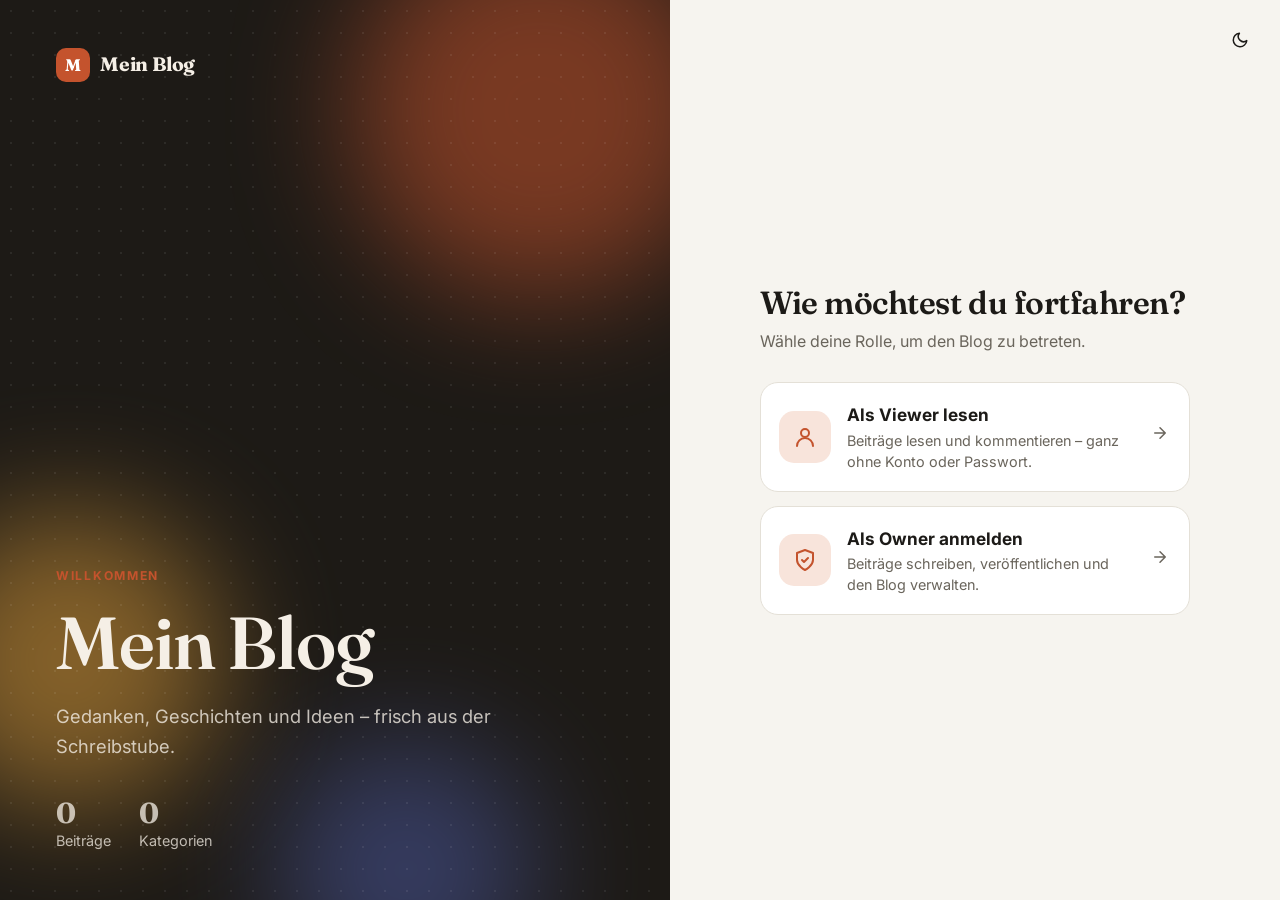
<file: index.html>
<!doctype html>
<html lang="de">
<head>
  <meta charset="utf-8">
  <meta name="viewport" content="width=device-width, initial-scale=1, viewport-fit=cover">
  <title>Mein Blog</title>
  <meta name="description" content="Ein moderner Blog mit Beiträgen, Kategorien und Kommentaren.">
  <meta name="theme-color" content="#f6f4ef" media="(prefers-color-scheme: light)">
  <meta name="theme-color" content="#121110" media="(prefers-color-scheme: dark)">
  <link rel="icon" href="data:image/svg+xml,%3Csvg xmlns='http://www.w3.org/2000/svg' viewBox='0 0 64 64'%3E%3Crect width='64' height='64' rx='16' fill='%23c4532d'/%3E%3Cpath d='M20 46V18h13a9 9 0 0 1 0 18H20m13 0a10 10 0 0 1 0 20' fill='none' stroke='white' stroke-width='5' stroke-linecap='round' stroke-linejoin='round'/%3E%3C/svg%3E">
  <link rel="preconnect" href="https://fonts.googleapis.com">
  <link rel="preconnect" href="https://fonts.gstatic.com" crossorigin>
  <link href="https://fonts.googleapis.com/css2?family=Fraunces:opsz,wght@9..144,500;9..144,600;9..144,700&family=Inter:wght@400;500;600;700&display=swap" rel="stylesheet">
  <link rel="stylesheet" href="css/style.css">
  <script>
    /* Design (hell/dunkel) vor dem ersten Zeichnen setzen – verhindert Aufblitzen */
    (function () {
      try {
        var t = localStorage.getItem('blog.theme');
        if (t !== 'light' && t !== 'dark') t = matchMedia('(prefers-color-scheme: dark)').matches ? 'dark' : 'light';
        document.documentElement.dataset.theme = t;
      } catch (e) { document.documentElement.dataset.theme = 'light'; }
    })();
  </script>
</head>
<body>
  <a class="skip" href="#app">Zum Inhalt springen</a>
  <div id="root">
    <div class="boot" aria-label="Blog wird geladen"><span></span></div>
  </div>
  <div id="modal-root"></div>
  <div id="toasts" aria-live="polite"></div>
  <noscript><p style="padding:24px;font-family:sans-serif">Bitte aktiviere JavaScript, um den Blog zu nutzen.</p></noscript>

  <script src="js/config.js"></script>
  <script src="js/app.js"></script>
</body>
</html>
</file>
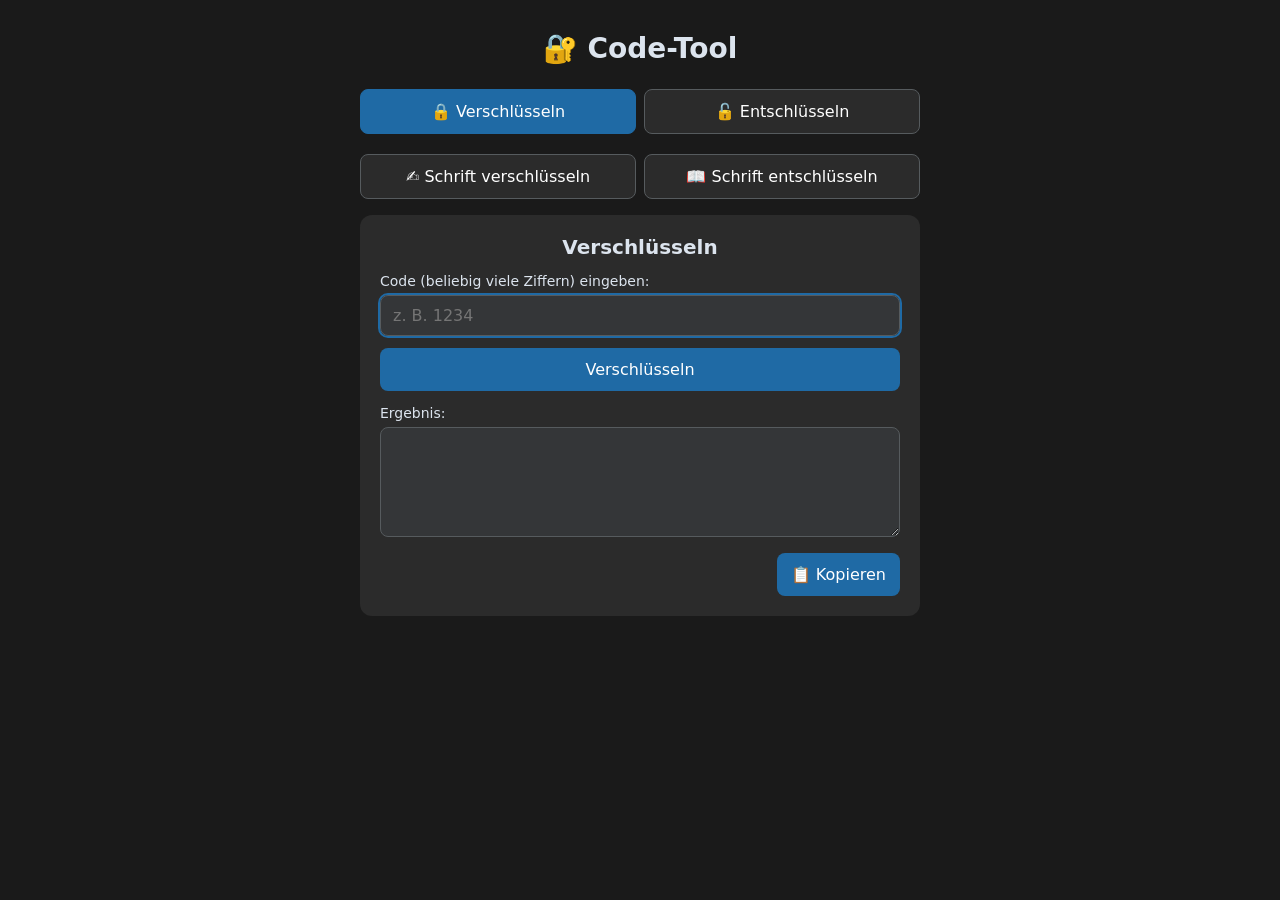
<file: Decoder.html>
<!DOCTYPE html>
<html lang="de">
<head>
<meta charset="UTF-8">
<meta name="viewport" content="width=device-width, initial-scale=1">
<title>Code-Tool</title>
<style>
  :root {
    --bg: #1a1a1a;
    --card: #2b2b2b;
    --field: #343638;
    --border: #565b5e;
    --text: #dce4ee;
    --muted: #9a9a9a;
    --accent: #1f6aa5;
    --accent-hover: #144870;
    --ok: #4caf50;
  }
  * { box-sizing: border-box; }
  body {
    margin: 0;
    min-height: 100vh;
    background: var(--bg);
    color: var(--text);
    font-family: system-ui, -apple-system, "Segoe UI", Roboto, sans-serif;
    display: flex;
    justify-content: center;
    padding: 32px 16px;
  }
  main { width: 100%; max-width: 560px; }
  h1 { text-align: center; font-size: 28px; margin: 0 0 24px; }
  .tabs {
    display: grid;
    grid-template-columns: 1fr 1fr;
    gap: 8px;
    margin-bottom: 16px;
  }
  .tabs .sep { grid-column: 1 / -1; height: 4px; }
  button {
    font: inherit;
    border: none;
    border-radius: 8px;
    background: var(--accent);
    color: #fff;
    padding: 12px 14px;
    cursor: pointer;
    transition: background .15s;
  }
  button:hover { background: var(--accent-hover); }
  .tabs button { background: var(--card); border: 1px solid var(--border); }
  .tabs button:hover { background: #333; }
  .tabs button.active { background: var(--accent); border-color: var(--accent); }
  .card {
    background: var(--card);
    border-radius: 12px;
    padding: 20px;
  }
  .card h2 { margin: 0 0 14px; font-size: 20px; text-align: center; }
  label { display: block; margin: 10px 0 6px; font-size: 14px; }
  input, textarea {
    width: 100%;
    font: inherit;
    color: var(--text);
    background: var(--field);
    border: 1px solid var(--border);
    border-radius: 8px;
    padding: 10px 12px;
  }
  input:focus, textarea:focus { outline: 2px solid var(--accent); outline-offset: 0; }
  textarea {
    min-height: 110px;
    resize: vertical;
    word-break: break-all;
    font-family: ui-monospace, Menlo, Consolas, monospace;
    font-size: 14px;
  }
  .run { width: 100%; margin: 12px 0 4px; }
  .row {
    display: flex;
    justify-content: space-between;
    align-items: center;
    margin-top: 12px;
    gap: 12px;
  }
  .info { color: var(--muted); font-size: 14px; }
  .info.ok { color: var(--ok); }
</style>
</head>
<body>
<main>
  <h1>🔐 Code-Tool</h1>

  <div class="tabs">
    <button data-mode="enc" class="active">🔒 Verschlüsseln</button>
    <button data-mode="dec">🔓 Entschlüsseln</button>
    <div class="sep"></div>
    <button data-mode="text_enc">✍️ Schrift verschlüsseln</button>
    <button data-mode="text_dec">📖 Schrift entschlüsseln</button>
  </div>

  <section class="card">
    <h2 id="titel"></h2>
    <label for="eingabe" id="label"></label>
    <input id="eingabe" autocomplete="off">
    <button class="run" id="run"></button>
    <label for="ausgabe">Ergebnis:</label>
    <textarea id="ausgabe" readonly></textarea>
    <div class="row">
      <span class="info" id="info"></span>
      <button id="copy">📋 Kopieren</button>
    </div>
  </section>
</main>

<script>
// ---------------- Verschlüsselung ----------------
// BigInt, weil die Zahlen bei vielen Runden sehr groß werden.

function schritt(code, status) {
  if (status === 1) return code * 7n + 42n - 7n - 108n;
  if (status === 2) return code * 4n + 12n - 5n - 356n;
  return code * 2n + 67n - 9n - 230n;
}

function zufall(min, max) {
  return Math.floor(Math.random() * (max - min + 1)) + min;
}

function verschluesseln(code) {
  code = BigInt(code);
  const number = zufall(5, 10);
  let teile = "";
  for (let i = 0; i < number; i++) {
    const status = zufall(1, 3);
    code = schritt(code, status);
    teile += `${number}${status}${code}`;
  }
  return teile;
}

// Führende Nullen bleiben erhalten: vorne kommt eine 1 dran,
// und eine "0" am Anfang kennzeichnet dieses Format.
function codeVerschluesseln(ziffern) {
  return "0" + verschluesseln("1" + ziffern);
}

// ---------------- Entschlüsselung ----------------

const UMKEHR = { 1: [7n, 73n], 2: [4n, 349n], 3: [2n, 172n] }; // schritt(c) = m*c - k

function entschluesseln(geheim) {
  geheim = geheim.trim();
  if (geheim.startsWith("0")) {
    return startwerte(geheim.slice(1))
      .map(String)
      .filter(s => s.startsWith("1") && s.length > 1)
      .map(s => s.slice(1));
  }
  return startwerte(geheim).map(String);
}

function rundenKennung(geheim) {
  const n = geheim.startsWith("10") ? "10" : geheim.slice(0, 1);
  if (!/^\d+$/.test(n)) return null;
  const z = parseInt(n, 10);
  if (z < 5 || z > 10) return null;
  return [n, z];
}

function startwerte(geheim) {
  const kennung = rundenKennung(geheim);
  if (!kennung) return [];
  const [n, runden] = kennung;
  let pos = n.length;
  if (pos >= geheim.length || !"123".includes(geheim[pos])) return [];
  const [m, k] = UMKEHR[geheim[pos]];
  pos += 1;
  const treffer = [];
  for (let ende = pos + 1; ende <= geheim.length; ende++) {
    const stueck = geheim.slice(pos, ende);
    if (!/^-?\d+$/.test(stueck)) continue;
    const wert = BigInt(stueck) + k;
    if (wert % m !== 0n) continue;
    const start = wert / m;
    if (start >= 0n && passt(geheim, n, runden, start)) treffer.push(start);
  }
  return treffer;
}

function passt(geheim, n, runden, start) {
  let code = start;
  let pos = 0;
  for (let i = 0; i < runden; i++) {
    if (!geheim.startsWith(n, pos)) return false;
    pos += n.length;
    if (pos >= geheim.length || !"123".includes(geheim[pos])) return false;
    const status = parseInt(geheim[pos], 10);
    pos += 1;
    code = schritt(code, status);
    const teil = code.toString();
    if (!geheim.startsWith(teil, pos)) return false;
    pos += teil.length;
  }
  return pos === geheim.length;
}

// ---------------- Schrift (Text) ----------------

function textVerschluesseln(text) {
  return Array.from(text, z => verschluesseln(z.codePointAt(0))).join(" ");
}

function zeichenEntschluesseln(geheim) {
  for (const start of startwerte(geheim)) {
    if (start < 0x110000n) return String.fromCodePoint(Number(start));
  }
  return null;
}

function textEntschluesseln(geheim) {
  let ergebnis = "";
  for (const teil of geheim.split(/\s+/).filter(Boolean)) {
    const z = zeichenEntschluesseln(teil);
    if (z === null) return null;
    ergebnis += z;
  }
  return ergebnis;
}

// ---------------- Logik der Knöpfe ----------------

function klickVerschluesseln(cod) {
  if (/^\d+$/.test(cod)) return [codeVerschluesseln(cod), ""];
  return ["", "Bitte nur Ziffern eingeben."];
}

function klickEntschluesseln(geheim) {
  if (!/^-?[\d-]*\d[\d-]*$/.test(geheim)) return ["", "Nur Zahlen (und Minus) erlaubt."];
  const treffer = entschluesseln(geheim);
  if (!treffer.length) return ["", "Kein gültiger Code gefunden."];
  return [treffer.join(", "), treffer.length === 1 ? "" : "Mehrere mögliche Codes"];
}

function klickTextVerschluesseln(text) {
  if (!text) return ["", "Bitte Text eingeben."];
  return [textVerschluesseln(text), ""];
}

function klickTextEntschluesseln(geheim) {
  if (!geheim || !/^[\d\- ]+$/.test(geheim)) return ["", "Nur Zahlen, Minus und Leerzeichen erlaubt."];
  const text = textEntschluesseln(geheim);
  if (text === null) return ["", "Kein gültiger Text gefunden."];
  return [text, ""];
}

// ---------------- Oberfläche ----------------

const MODI = {
  enc:      { titel: "Verschlüsseln", label: "Code (beliebig viele Ziffern) eingeben:",
              platz: "z. B. 1234", knopf: "Verschlüsseln", befehl: klickVerschluesseln },
  dec:      { titel: "Entschlüsseln", label: "Verschlüsselte Zahlenkette eingeben:",
              platz: "Zahlenkette einfügen …", knopf: "Entschlüsseln", befehl: klickEntschluesseln },
  text_enc: { titel: "Schrift verschlüsseln", label: "Text eingeben:",
              platz: "z. B. Hallo Welt", knopf: "Verschlüsseln", befehl: klickTextVerschluesseln },
  text_dec: { titel: "Schrift entschlüsseln", label: "Verschlüsselten Text eingeben:",
              platz: "Zahlenketten einfügen …", knopf: "Entschlüsseln", befehl: klickTextEntschluesseln },
};

if (typeof document !== "undefined") {
  const $ = id => document.getElementById(id);
  let modus = "enc";
  const merker = {}; // Eingaben pro Modus merken, wie getrennte Fenster

  function setzeInfo(text, ok = false) {
    $("info").textContent = text;
    $("info").classList.toggle("ok", ok);
  }

  function wechsle(neu) {
    merker[modus] = { ein: $("eingabe").value, aus: $("ausgabe").value, info: $("info").textContent };
    modus = neu;
    const m = MODI[neu];
    $("titel").textContent = m.titel;
    $("label").textContent = m.label;
    $("eingabe").placeholder = m.platz;
    $("run").textContent = m.knopf;
    const alt = merker[neu] || { ein: "", aus: "", info: "" };
    $("eingabe").value = alt.ein;
    $("ausgabe").value = alt.aus;
    setzeInfo(alt.info);
    document.querySelectorAll(".tabs button").forEach(b =>
      b.classList.toggle("active", b.dataset.mode === neu));
    $("eingabe").focus();
  }

  function ausfuehren() {
    const [text, info] = MODI[modus].befehl($("eingabe").value.trim());
    $("ausgabe").value = text;
    setzeInfo(info);
  }

  async function kopieren() {
    const text = $("ausgabe").value.trim();
    if (!text) { setzeInfo("Nichts zum Kopieren"); return; }
    try {
      await navigator.clipboard.writeText(text);
    } catch {
      $("ausgabe").select();
      document.execCommand("copy");
    }
    setzeInfo("✓ Kopiert!", true);
    setTimeout(() => setzeInfo(""), 1500);
  }

  document.querySelectorAll(".tabs button").forEach(b =>
    b.addEventListener("click", () => wechsle(b.dataset.mode)));
  $("run").addEventListener("click", ausfuehren);
  $("eingabe").addEventListener("keydown", e => { if (e.key === "Enter") ausfuehren(); });
  $("copy").addEventListener("click", kopieren);
  wechsle("enc");
}
</script>
</body>
</html>
</file>
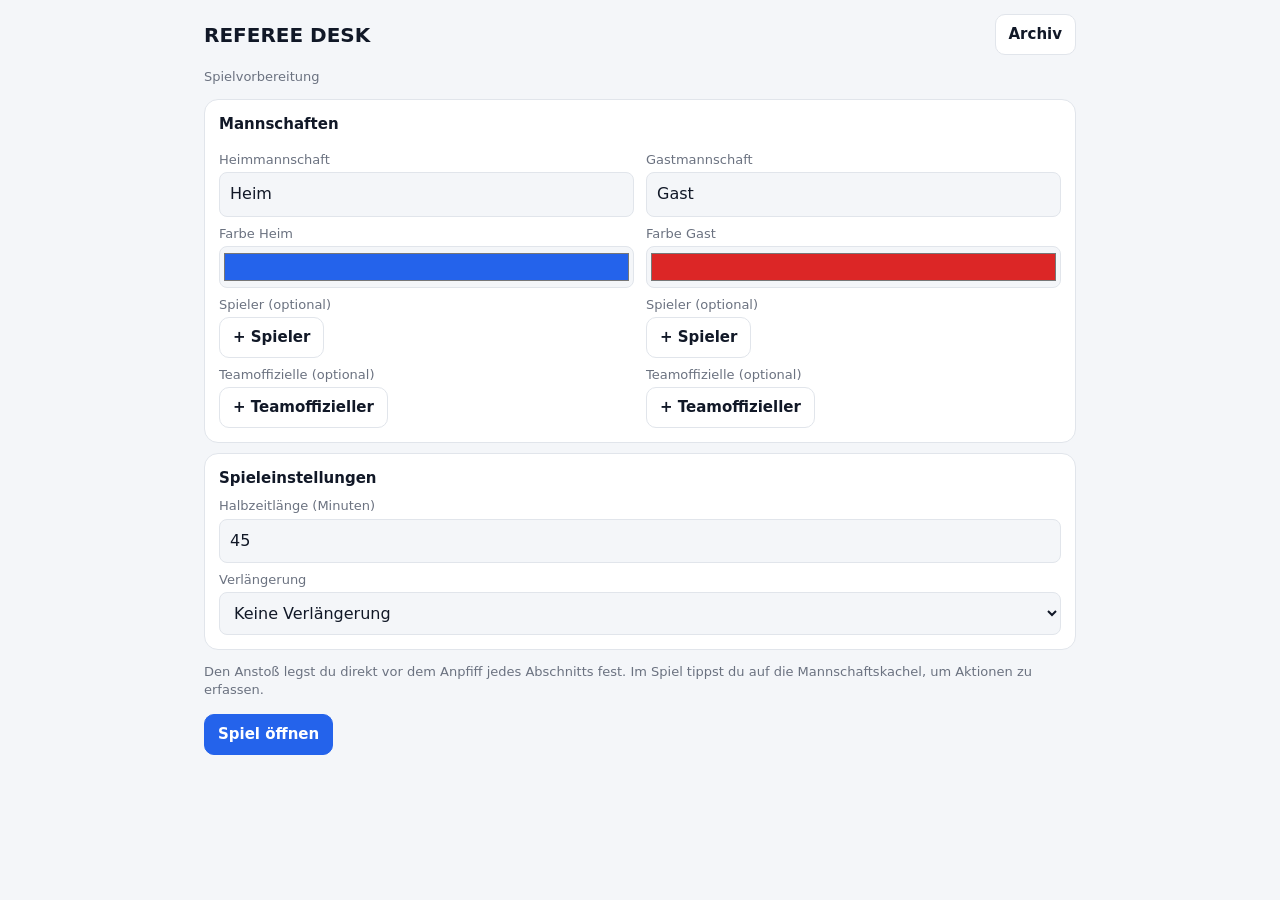
<file: referee-desk.html>
<!DOCTYPE html>
<html lang="de">
<head>
<meta charset="utf-8">
<meta name="viewport" content="width=device-width, initial-scale=1, viewport-fit=cover">
<meta name="theme-color" content="#2463eb">
<title>Referee Desk</title>
<style>
:root{--bg:#f4f6f9;--fg:#111827;--card:#fff;--bd:#e1e5eb;--mut:#6b7280;--acc:#2463eb;box-sizing:border-box;padding-top:env(safe-area-inset-top,0px);padding-bottom:env(safe-area-inset-bottom,0px);color-scheme:light}
@media(prefers-color-scheme:dark){:root:not([data-theme="light"]){--bg:#0f1218;--fg:#e8eaee;--card:#1a1f29;--bd:#2c3340;--mut:#9aa3b2;color-scheme:dark}}
:root[data-theme="dark"]{--bg:#0f1218;--fg:#e8eaee;--card:#1a1f29;--bd:#2c3340;--mut:#9aa3b2;color-scheme:dark}
html{scroll-padding-top:env(safe-area-inset-top,0px)}
*{box-sizing:border-box}
body{margin:0;background:var(--bg);color:var(--fg);font:15px/1.4 system-ui,-apple-system,"Segoe UI",Arial,sans-serif}
.wrap{max-width:900px;margin:0 auto;padding:14px 14px 90px}
h1{font-size:20px;margin:0}
.row{display:flex;gap:10px;align-items:center;flex-wrap:wrap}
.sp{justify-content:space-between}
.card{background:var(--card);border:1px solid var(--bd);border-radius:14px;padding:14px;margin:10px 0}
.card h3{margin:0 0 8px;font-size:15px}
label{display:block;font-size:13px;color:var(--mut);margin:8px 0 3px}
input,select,textarea{width:100%;padding:10px;border:1px solid var(--bd);border-radius:8px;background:var(--bg);color:var(--fg);font:inherit}
input[type=color]{padding:2px;height:42px}
button{font:inherit;font-weight:600;padding:9px 13px;border:1px solid var(--bd);border-radius:10px;background:var(--card);color:var(--fg);cursor:pointer}
button:disabled{opacity:.4;cursor:default}
button.pri{background:var(--acc);border-color:var(--acc);color:#fff}
.g2{display:grid;grid-template-columns:1fr 1fr;gap:12px}
.score{display:grid;grid-template-columns:1fr 1fr;gap:10px;margin-top:10px}
.sc{border-radius:16px;padding:14px 8px;text-align:center;font-weight:700;cursor:pointer;user-select:none}
.sc b{display:block;font-size:56px;line-height:1.05}
.sc small{display:block;font-weight:500;opacity:.8;font-size:12px}
.clk{font-size:76px;line-height:1;font-weight:700;font-variant-numeric:tabular-nums}
#cd{margin-left:8px}
.tb{display:grid;grid-template-columns:1fr;gap:8px}
.tb button{min-height:50px;font-size:16px}
.kp{display:grid;grid-template-columns:repeat(3,1fr);gap:6px;margin-top:10px}
.kp button{min-height:46px;font-size:20px;padding:0}
input.act{border-color:var(--acc);box-shadow:0 0 0 2px var(--acc)}
.r.dl{cursor:pointer}
.alm{position:fixed;top:0;left:0;right:0;z-index:20;background:#dc2626;color:#fff;text-align:center;padding:calc(16px + env(safe-area-inset-top,0px)) 10px 16px;font-weight:700;font-size:18px;cursor:pointer}
.rw{display:flex;gap:6px;margin-bottom:6px}
.rw input{min-width:0}
.rw input.pn{width:64px;flex:none}
.rw input.pm,.rw input.pr{flex:1}
.rw button{padding:0 12px;flex:none}
.tabs{display:flex;gap:6px;margin-bottom:10px;flex-wrap:wrap}
.tabs button{border-radius:99px;padding:6px 14px;font-size:14px}
.tabs button.on{background:var(--fg);color:var(--bg);border-color:var(--fg)}
.th{border-radius:8px;padding:6px 10px;font-weight:700;margin-bottom:6px}
.sh{font-size:12px;text-transform:uppercase;letter-spacing:.04em;color:var(--mut);margin:10px 0 2px}
.r{display:flex;gap:10px;align-items:center;padding:8px 0;border-bottom:1px solid var(--bd)}
.r:last-child{border-bottom:0}
.m{min-width:48px;font-weight:700;font-variant-numeric:tabular-nums}
.ic{width:22px;text-align:center;flex:none}
.cd{display:inline-block;width:13px;height:18px;border-radius:2px;vertical-align:middle}
.y{background:#facc15}.rd{background:#dc2626}.yr{background:linear-gradient(135deg,#facc15 50%,#dc2626 50%)}
.dot{display:inline-block;width:9px;height:9px;border-radius:50%;margin-right:5px}
.mut{color:var(--mut);font-size:13px}
.bar{position:fixed;left:0;right:0;bottom:0;display:flex;gap:8px;padding:8px 10px calc(8px + env(safe-area-inset-bottom,0px));background:var(--card);border-top:1px solid var(--bd);z-index:5}
.bar button{flex:1;min-height:50px}
.ov{position:fixed;inset:0;background:rgba(0,0,0,.5);display:flex;align-items:center;justify-content:center;padding:14px;z-index:9}
.md{background:var(--card);border:1px solid var(--bd);border-radius:14px;padding:16px;width:100%;max-width:420px;max-height:90vh;max-height:90dvh;overflow:auto}
.md textarea{height:260px;font-family:ui-monospace,Menlo,monospace;font-size:12px}
input,select,textarea{font-size:16px}
button,.sc,.r{touch-action:manipulation;-webkit-tap-highlight-color:transparent}
html{-webkit-text-size-adjust:100%}body{overscroll-behavior-y:contain}
@media(max-width:640px){.g2{grid-template-columns:1fr}.sc b{font-size:48px}}
@media(max-width:380px){.wrap{padding:10px 10px 90px}.card{padding:10px}.clk{font-size:62px}.sc b{font-size:40px}button{padding:8px 10px}.kp button{min-height:42px}}
</style>
</head>
<body>
<div class="wrap" id="app"></div>
<div id="ov"></div>
<div id="alm" class="alm" onclick="ackAlarm()" hidden>⏱ Zeit abgelaufen – hier tippen, um den Ton zu stoppen</div>
<script>
const $=s=>document.querySelector(s);
const esc=s=>String(s==null?'':s).replace(/[&<>"]/g,c=>({'&':'&amp;','<':'&lt;','>':'&gt;','"':'&quot;'}[c]));
const KEY='refereeDesk.v2',PN=['1. Halbzeit','2. Halbzeit','Verlängerung 1','Verlängerung 2'],GOAL=['Tor','Eigentor','Strafstoß-Tor'],CARD=['Gelbe Karte','Gelb-Rote Karte','Rote Karte'];
const fresh=()=>({screen:'setup',h:{n:'Heim',c:'#2463eb'},a:{n:'Gast',c:'#dc2626'},half:45,et:0,p:0,active:false,run:false,base:0,t0:0,kos:[],f:'k',ev:[],id:0});
let S;try{S=JSON.parse(localStorage.getItem(KEY))||fresh()}catch(e){S=fresh()}
const save=()=>{try{localStorage.setItem(KEY,JSON.stringify(S))}catch(e){}};
const opp=s=>s==='h'?'a':'h';
const etm=()=>S.et==null?15:S.et;
const maxP=()=>etm()?4:2;
const rdP=s=>[...document.querySelectorAll('#'+s+'p .rw')].map(r=>({n:r.querySelector('.pn').value.trim(),nm:r.querySelector('.pm').value.trim()})).filter(x=>/^\d{1,3}$/.test(x.n)).map(x=>({n:String(parseInt(x.n,10)),nm:x.nm}));
const rdO=s=>[...document.querySelectorAll('#'+s+'o .rw')].map(r=>({nm:r.querySelector('.pm').value.trim(),r:r.querySelector('.pr').value.trim()})).filter(x=>x.nm);
const OF=s=>(s==='h'?S.h:S.a).of||[];
const pname=(s,n)=>{const p=((s==='h'?S.h:S.a).pl||[]).find(x=>x.n===String(parseInt(n,10)));return p?p.nm:''};
const nmx=e=>e.num&&pname(e.side,e.num)?' '+pname(e.side,e.num):'';
const tn=s=>s==='h'?S.h.n:s==='a'?S.a.n:'Spiel';
const col=s=>s==='h'?S.h.c:s==='a'?S.a.c:'#888888';
const ink=c=>{const x=c.replace('#','');return .299*parseInt(x.slice(0,2),16)+.587*parseInt(x.slice(2,4),16)+.114*parseInt(x.slice(4,6),16)>155?'#000':'#fff'};
const pad=n=>String(n).padStart(2,'0');
const sec=()=>S.base+(S.run?(Date.now()-S.t0)/1000:0);
const closeOv=()=>{$('#ov').innerHTML=''};
function score(){let h=0,a=0;S.ev.forEach(e=>{if(GOAL.includes(e.type))e.sc==='h'?h++:a++});return[h,a]}
let MO=null;
function tnow(){if(!S.p)return 0;const m=Math.floor(sec()/60)+1;return S.p<=2?(S.p-1)*S.half+m:2*S.half+(S.p-3)*etm()+m}
function minute(){
  if(!S.p)return'0’';
  const m=Math.floor(sec()/60)+1;
  if(S.p>2)return'V'+m+'’';
  if(m>S.half)return S.p*S.half+'+'+(m-S.half)+'’';
  return(S.p-1)*S.half+m+'’';
}
function add(side,type,o){
  S.ev.push(Object.assign({id:++S.id,min:minute(),t:tnow(),per:S.p?PN[S.p-1]:'Vor dem Spiel',side,type,num:'',reason:'',det:'',who:'',sc:side},MO||{},o||{}));
  MO=null;save();render();try{navigator.vibrate&&navigator.vibrate(25)}catch(e){}
}
/* ---------- Dialoge ---------- */
function ask(title,fields,ok,msg,btn){
  let h='<div class="ov"><div class="md"><h3>'+esc(title)+'</h3>'+(msg?'<p>'+esc(msg)+'</p>':'');
  fields.forEach(f=>{
    h+='<label>'+esc(f.l)+'</label>';
    if(f.t==='select')h+='<select id="f_'+f.k+'">'+f.o.map(o=>'<option value="'+esc(o[0])+'">'+esc(o[1])+'</option>').join('')+'</select>';
    else if(f.t==='area')h+='<textarea id="f_'+f.k+'" rows="3"></textarea>';
    else h+='<input id="f_'+f.k+'" autocomplete="off"'+(f.n?' data-n="1" readonly inputmode="none"':'')+'>'+(f.s?'<div class="mut" id="nm_'+f.k+'" style="min-height:18px"></div>':'');
  });
  if(fields.some(f=>f.n))h+='<div class="kp" id="kp">'+['1','2','3','4','5','6','7','8','9','C','0','⌫'].map(k=>'<button data-k="'+k+'">'+k+'</button>').join('')+'</div>';
  h+='<div class="row" style="margin-top:14px;justify-content:flex-end"><button id="no">Abbrechen</button><button class="pri" id="yes">'+(btn||'OK')+'</button></div></div></div>';
  $('#ov').innerHTML=h;
  const first=$('#ov input,#ov select,#ov textarea');if(first)first.focus();
  const nin=[...$('#ov').querySelectorAll('input[data-n]')];let cur=nin[0];
  const mark=()=>nin.forEach(i=>i.classList.toggle('act',i===cur));
  nin.forEach(i=>{i.onfocus=()=>{cur=i;mark()};i.onclick=i.onfocus});mark();
  const key=k=>{if(!cur)return;cur.value=k==='C'?'':k==='⌫'?cur.value.slice(0,-1):(cur.value+k).slice(0,3);cur.style.borderColor='';const f=fields.find(x=>'f_'+x.k===cur.id);if(f&&f.s)$('#nm_'+f.k).textContent=pname(f.s,cur.value)};
  $('#ov').querySelectorAll('#kp button').forEach(b=>b.onclick=()=>key(b.dataset.k));
  $('#no').onclick=()=>{closeOv();MO=null};
  $('#yes').onclick=()=>{
    const v={};
    for(const f of fields){v[f.k]=$('#f_'+f.k).value.trim();if(f.r&&!v[f.k]){$('#f_'+f.k).focus();$('#f_'+f.k).style.borderColor='#dc2626';return}}
    closeOv();ok(v);
  };
  $('#ov').onkeydown=e=>{if(cur&&e.target===cur){if(/^\d$/.test(e.key))key(e.key);else if(e.key==='Backspace')key('⌫')}if(e.key==='Enter'&&e.target.tagName!=='TEXTAREA')$('#yes').click();if(e.key==='Escape')closeOv()};
}
function menu(t,items,c,msg){
  $('#ov').innerHTML='<div class="ov"><div class="md"><h3>'+esc(t)+'</h3>'+(msg?'<p>'+esc(msg)+'</p>':'')+'<div class="tb" id="mb"></div></div></div>';
  items.concat([[items.length?'Abbrechen':'OK',()=>{MO=null}]]).forEach((it,i)=>{
    const b=document.createElement('button');b.textContent=it[0];
    if(c&&i<items.length){b.style.background=c;b.style.color=ink(c);b.style.border='0'}
    b.onclick=()=>{closeOv();it[1]()};$('#mb').appendChild(b);
  });
}
/* ---------- Aktionen ---------- */
const NUM={k:'num',l:'Rückennummer (optional)',n:1};
const numF=s=>({k:'num',l:'Rückennummer (optional)',n:1,s});
const GRUND={k:'rs',l:'Grund',t:'select',o:[['Unsportlichkeit','Unsportlichkeit'],['Foulspiel','Foulspiel']]};
function nachtrag(){
  MO=null;
  ask('Nachtrag',[{k:'s',l:'Mannschaft',t:'select',o:[['h',S.h.n],['a',S.a.n]]},{k:'e',l:'Ereignis',t:'select',o:[['tor','Tor'],['Gelbe Karte','Gelbe Karte'],['Gelb-Rote Karte','Gelb-Rote Karte'],['Rote Karte','Rote Karte'],['w','Wechsel']]},{k:'m',l:'Spielminute',r:1,n:1}],v=>{
    const m=parseInt(v.m,10);if(!(m>=0))return;
    MO={min:m+'’',t:m,per:m<=S.half?PN[0]:m<=2*S.half?PN[1]:'Verlängerung'};
    if(v.e==='tor')goal(v.s);else if(v.e==='w')sub(v.s);else if(v.e==='Gelb-Rote Karte')yr(v.s);else who(v.s,v.e);
  },'Ereignis nachträglich eintragen. Die Minute bestimmt die Position in der Übersicht.');
}
function teamMenu(s){
  if(S.screen!=='match')return;
  MO=null;
  menu(tn(s),[['Tor',()=>goal(s)],['Gelbe Karte',()=>who(s,'Gelbe Karte')],['Gelb-Rote Karte',()=>yr(s)],['Rote Karte',()=>who(s,'Rote Karte')],['Wechsel',()=>sub(s)]],col(s));
}
function goal(s){
  ask('Tor – '+tn(s),[{k:'art',l:'Art des Tores',t:'select',o:[['Tor','Tor'],['Strafstoß-Tor','Strafstoß-Tor'],['Eigentor','Eigentor (der eigenen Mannschaft)']]},numF(s)],v=>add(s,v.art,{num:v.num,sc:v.art==='Eigentor'?opp(s):s,det:v.art==='Eigentor'?'Eigentor von '+tn(s)+' – Treffer für '+tn(opp(s)):''}));
}
function sub(s){const nn=n=>pname(s,n)?' '+pname(s,n):'';ask('Wechsel – '+tn(s),[{k:'o',l:'Nummer ausgewechselt',r:1,n:1,s},{k:'i',l:'Nummer eingewechselt',r:1,n:1,s}],v=>add(s,'Wechsel',{num:v.i,det:'Nr. '+v.o+nn(v.o)+' raus, Nr. '+v.i+nn(v.i)+' rein'}))}
function who(s,type){menu(type+' – '+tn(s),[['Spieler',()=>card(s,type,'P')],['Teamoffizieller',()=>card(s,type,'O')]],col(s))}
function yellowNums(s){
  const st={};
  S.ev.forEach(e=>{if(e.side===s&&e.who==='P'){if(e.type==='Gelbe Karte')st[e.num]=1;else if(e.type!=='Gelbe Karte'&&CARD.includes(e.type))st[e.num]=2}});
  return Object.keys(st).filter(n=>st[n]===1);
}
function card(s,type,w){
  const red=type==='Rote Karte';
  ask(type+' – '+tn(s)+(w==='P'?' (Spieler)':' (Teamoffizieller)'),[
    w==='P'?{k:'num',l:'Rückennummer',r:1,n:1,s}:(OF(s).length?{k:'role',l:'Teamoffizieller',t:'select',o:OF(s).map(x=>{const t=x.nm+(x.r?' ('+x.r+')':'');return[t,t]}).concat([['(ohne Angabe)','Andere / ohne Angabe']])}:{k:'role',l:'Funktion (z. B. Trainer, Betreuer)',r:1}),
    red?{k:'rs',l:'Begründung',t:'area',r:1}:GRUND
  ],v=>{
    if(w==='P'&&type==='Gelbe Karte'&&yellowNums(s).includes(v.num))return menu('Hinweis',[],null,'Nr. '+v.num+' hat bereits Gelb – bitte „Gelb-Rote Karte“ vergeben.');
    add(s,type,{num:w==='P'?v.num:'',who:w,reason:v.rs,det:w==='P'?'Spieler':'Offizieller – '+v.role});
  });
}
function yr(s){
  const n=yellowNums(s);
  if(!n.length)return menu('Gelb-Rote Karte',[],null,'Kein Spieler von '+tn(s)+' hat aktuell eine Gelbe Karte.');
  ask('Gelb-Rote Karte – '+tn(s),[{k:'num',l:'Spieler mit Gelber Karte',t:'select',o:n.map(x=>[x,'Nr. '+x+(pname(s,x)?' – '+pname(s,x):'')])},GRUND],v=>add(s,'Gelb-Rote Karte',{num:v.num,who:'P',reason:v.rs,det:'Spieler'}));
}
/* ---------- Uhr ---------- */
function startP(){
  if(S.active||S.p>=maxP())return;
  const n=S.p,def=n===1?opp(S.kos[0]):n===3?opp(S.kos[2]):'h',go=k=>{
    S.p++;S.kos[S.p-1]=k;S.active=true;S.run=true;S.base=0;S.t0=Date.now();add(k,'Anstoß',{det:PN[S.p-1]});
  };
  if(n===1||n===3)ask(PN[n]+' – Anpfiff',[],()=>go(def),'Anstoß hat: '+tn(def),'Anpfiff');
  else ask(PN[n]+' – Anpfiff',[{k:'k',l:'Anstoß durch',t:'select',o:[['h',S.h.n],['a',S.a.n]]}],v=>go(v.k),'','Anpfiff');
}
function pauseP(){if(!S.active)return;if(S.run){S.base=sec();S.run=false}else{S.t0=Date.now();S.run=true}save();render()}
function endP(){if(!S.active)return;S.ap=0;S.base=sec();S.run=false;S.active=false;add('-','Abschnitt beendet',{det:PN[S.p-1]})}
function undo(){
  let i=S.ev.length-1;while(i>=0&&(S.ev[i].type==='Anstoß'||S.ev[i].type==='Abschnitt beendet'))i--;
  if(i<0)return menu('Rückgängig',[],null,'Keine Aktion zum Rückgängigmachen vorhanden.');
  S.ev.splice(i,1);save();render();
}
function newGame(){ask('Neues Spiel',[],()=>{if(S.ev.length)archive(S);S=Object.assign(fresh(),{h:S.h,a:S.a,half:S.half,et:S.et||0});save();render()},'Zurück zur Spielvorbereitung? Das aktuelle Spiel wird vorher automatisch im Archiv gespeichert.')}
function startMatch(){
  const hn=$('#hn').value.trim(),an=$('#an').value.trim(),half=parseInt($('#hf').value,10),err=$('#err');
  if(!hn||!an)return err.textContent='Bitte beide Mannschaftsnamen eingeben.';
  if(hn.toLowerCase()===an.toLowerCase())return err.textContent='Die Mannschaftsnamen müssen unterschiedlich sein.';
  if(!(half>=1&&half<=120))return err.textContent='Die Halbzeitlänge muss zwischen 1 und 120 Minuten liegen.';
  S=Object.assign(fresh(),{screen:'match',h:{n:hn,c:$('#hc').value,pl:rdP('h'),of:rdO('h')},a:{n:an,c:$('#ac').value,pl:rdP('a'),of:rdO('a')},half,et:parseInt($('#et').value,10)||0,mid:Date.now()});save();render();
}
/* ---------- Übersicht ---------- */
const line=(e,full)=>(full?e.per+' | ':'')+e.min+' | '+tn(e.side)+': '+e.type+(e.num?' Nr. '+e.num+nmx(e):'')+(e.det?' — '+e.det:'')+(e.reason?' | '+e.reason:'');
const AK='refereeDesk.archive';
const getA=()=>{try{return JSON.parse(localStorage.getItem(AK))||[]}catch(e){return[]}};
const putA=a=>{try{localStorage.setItem(AK,JSON.stringify(a))}catch(e){}};
const scoreOf=ev=>{let h=0,a=0;ev.forEach(e=>{if(GOAL.includes(e.type))e.sc==='h'?h++:a++});return[h,a]};
const fn=st=>'Spielbericht_'+(st.h.n+'_'+st.a.n).replace(/[^\wäöüÄÖÜß]+/g,'_')+'_'+new Date().toISOString().slice(0,10)+'.txt';
function archive(st){
  st.mid=st.mid||Date.now();
  const sc=scoreOf(st.ev),a=getA().filter(x=>x.mid!==st.mid);
  a.unshift({mid:st.mid,ts:Date.now(),title:st.h.n+' '+sc[0]+':'+sc[1]+' '+st.a.n,st:JSON.parse(JSON.stringify(st))});
  putA(a.slice(0,50));save();
}
function archMenu(){
  const a=getA();
  menu('Archiv',a.map((x,i)=>[x.title+' · '+new Date(x.ts).toLocaleDateString('de-DE'),()=>archItem(i)]),null,a.length?'Gespeicherte Spiele auf diesem Gerät:':'Noch kein Spiel im Archiv. Speichere eins über „Bericht“ → „Im Archiv“.');
}
function archItem(i){
  const x=getA()[i];if(!x)return;
  menu(x.title,[
    ['Bericht ansehen',()=>{const b=S;S=x.st;try{report()}finally{S=b}}],
    ['Als aktuelles Spiel laden',()=>ask('Spiel laden',[],()=>{S=JSON.parse(JSON.stringify(x.st));S.screen='match';if(S.run){S.base+=(x.ts-S.t0)/1000;S.run=false}S.ap=0;save();render()},'Das aktuelle Spiel wird ersetzt. Speichere es vorher im Archiv, falls nötig.','Laden')],
    ['Löschen',()=>{const a=getA();a.splice(i,1);putA(a);archMenu()}]
  ]);
}
async function saveFile(name,data,m){
  try{
    if(typeof claude!=='undefined'&&claude.use){const d=await claude.use('downloads');if(!d)throw{code:'unavailable'};await d.save({filename:name,data});m.textContent='Datei gespeichert.';return}
    if(window.Android&&Android.saveText){Android.saveText(name,data);m.textContent='Datei im Ordner Downloads gespeichert.';return}
    const u=URL.createObjectURL(new Blob([data],{type:'text/plain'})),a=document.createElement('a');a.href=u;a.download=name;document.body.appendChild(a);a.click();a.remove();setTimeout(()=>URL.revokeObjectURL(u),2000);m.textContent='Datei wird heruntergeladen.';
  }catch(e){m.textContent=e&&e.code==='declined'?'Speichern abgebrochen.':'Speichern als Datei nicht möglich – bitte „Kopieren“ nutzen.'}
}
function report(){
  const cur=S,[h,a]=score();
  const txt='Spielbericht: '+S.h.n+' – '+S.a.n+'\nSpielstand: '+h+':'+a+'\nHalbzeitlänge: '+S.half+' Minuten\n'+'='.repeat(60)+'\n'+S.ev.map(e=>line(e,true)).join('\n');
  $('#ov').innerHTML='<div class="ov"><div class="md"><h3>Spielbericht</h3><textarea id="rt" readonly>'+esc(txt)+'</textarea><p class="mut" id="cm"></p><div class="row" style="justify-content:flex-end"><button id="cp">Kopieren</button><button id="sv">Datei speichern</button><button id="ar">Im Archiv</button><button class="pri" id="cl">Schließen</button></div></div></div>';
  $('#cl').onclick=closeOv;
  $('#sv').onclick=()=>saveFile(fn(cur),txt,$('#cm'));
  $('#ar').onclick=()=>{archive(cur);$('#cm').textContent='Im Archiv auf diesem Gerät gespeichert.'};
  $('#cp').onclick=()=>{const t=$('#rt');t.select();let ok=false;try{ok=document.execCommand('copy')}catch(e){}$('#cm').textContent=ok?'In die Zwischenablage kopiert.':'Text ist markiert – bitte mit Strg/Cmd+C kopieren.'};
}
const cardIc=t=>'<i class="cd '+(t==='Gelbe Karte'?'y':t==='Rote Karte'?'rd':'yr')+'"></i>';
function ro(e,o){
  o=o||{};
  let ic='•',tx=esc(e.type);
  if(CARD.includes(e.type)){ic=cardIc(e.type);tx=(e.who==='O'?esc(e.det.replace('Offizieller – ','')):'Nr. '+esc(e.num)+esc(nmx(e)))+' · '+esc(e.reason);if(o.team)tx=esc(tn(e.side))+': '+tx}
  else if(GOAL.includes(e.type)){ic='⚽';tx='<b>'+esc(e.type)+'</b>'+(e.num?' Nr. '+esc(e.num)+esc(nmx(e)):'')+(e.det?' <span class="mut">('+esc(e.det)+')</span>':'');if(o.team)tx='<span class="dot" style="background:'+col(e.side)+'"></span>'+esc(tn(e.side))+' · '+tx;if(o.sc)tx+=' <b>'+o.sc+'</b>'}
  else if(e.type==='Wechsel'){ic='⇄';tx='<span class="dot" style="background:'+col(e.side)+'"></span>'+esc(tn(e.side))+' · '+esc(e.det)}
  else{tx='<span class="dot" style="background:'+col(e.side)+'"></span>'+esc(tn(e.side))+': '+esc(e.type)+(e.det?' — '+esc(e.det):'')+(e.num?' Nr. '+esc(e.num):'')}
  const dl=e.type!=='Anstoß'&&e.type!=='Abschnitt beendet';
  return'<div class="r'+(dl?' dl':'')+'"'+(dl?' onclick="delEv('+e.id+')"':'')+'><span class="m">'+esc(e.min)+'</span><span class="ic">'+ic+'</span><span>'+tx+'</span></div>';
}
function overview(){
  const E=S.ev.slice().sort((a,b)=>(b.t||0)-(a.t||0)||b.id-a.id),none='<p class="mut">Noch nichts erfasst.</p>';
  if(S.f==='k'){
    const t=s=>{
      const c=E.filter(e=>e.side===s&&CARD.includes(e.type)),P=c.filter(e=>e.who==='P'),O=c.filter(e=>e.who==='O');
      return'<div><div class="th" style="background:'+col(s)+';color:'+ink(col(s))+'">'+esc(tn(s))+'</div>'
        +'<div class="sh">Spieler ('+P.length+')</div>'+(P.map(e=>ro(e)).join('')||'<p class="mut">Keine Karten</p>')
        +'<div class="sh">Teamoffizielle ('+O.length+')</div>'+(O.map(e=>ro(e)).join('')||'<p class="mut">Keine Karten</p>')+'</div>';
    };
    return'<div class="g2">'+t('h')+t('a')+'</div>';
  }
  if(S.f==='t'){
    let h=0,a=0;const run={};
    S.ev.slice().sort((x,y)=>(x.t||0)-(y.t||0)||x.id-y.id).forEach(e=>{if(GOAL.includes(e.type)){e.sc==='h'?h++:a++;run[e.id]=h+':'+a}});
    return E.filter(e=>GOAL.includes(e.type)).map(e=>ro(e,{team:1,sc:run[e.id]})).join('')||none;
  }
  if(S.f==='w')return E.filter(e=>e.type==='Wechsel').map(e=>ro(e)).join('')||none;
  return E.map(e=>ro(e,{team:1})).join('')||none;
}
function delEv(id){const e=S.ev.find(x=>x.id===id);if(!e)return;menu('Eintrag löschen?',[['Löschen',()=>{S.ev=S.ev.filter(x=>x.id!==id);save();render()}]],'#dc2626',line(e,true))}
const setF=k=>{S.f=k;save();render()};
/* ---------- Anzeige ---------- */
const rrow=(k,a,b)=>k==='p'?'<div class="rw"><input class="pn" inputmode="numeric" placeholder="Nr." value="'+esc(a)+'"><input class="pm" placeholder="Name" value="'+esc(b)+'"><button onclick="this.parentNode.remove()">✕</button></div>':'<div class="rw"><input class="pm" placeholder="Name" value="'+esc(a)+'"><input class="pr" placeholder="Funktion (z. B. Trainer)" value="'+esc(b)+'"><button onclick="this.parentNode.remove()">✕</button></div>';
const addRow=(s,k)=>{const c=$('#'+s+k);c.insertAdjacentHTML('beforeend',rrow(k,'',''));c.lastElementChild.querySelector('input').focus()};
const rost=s=>{const T=s==='h'?S.h:S.a;return'<label>Spieler (optional)</label><div id="'+s+'p">'+(T.pl||[]).map(x=>rrow('p',x.n,x.nm)).join('')+'</div><button onclick="addRow(\''+s+'\',\'p\')">+ Spieler</button><label>Teamoffizielle (optional)</label><div id="'+s+'o">'+(T.of||[]).map(x=>rrow('o',x.nm,x.r)).join('')+'</div><button onclick="addRow(\''+s+'\',\'o\')">+ Teamoffizieller</button>'};
function render(){
  const app=$('#app');
  if(S.screen==='setup'){
    app.innerHTML='<div class="row sp"><h1>REFEREE DESK</h1><button onclick="archMenu()">Archiv</button></div><p class="mut">Spielvorbereitung</p>'
    +'<div class="card"><h3>Mannschaften</h3><div class="g2"><div><label>Heimmannschaft</label><input id="hn" value="'+esc(S.h.n)+'"><label>Farbe Heim</label><input type="color" id="hc" value="'+S.h.c+'">'+rost('h')+'</div>'
    +'<div><label>Gastmannschaft</label><input id="an" value="'+esc(S.a.n)+'"><label>Farbe Gast</label><input type="color" id="ac" value="'+S.a.c+'">'+rost('a')+'</div></div></div>'
    +'<div class="card"><h3>Spieleinstellungen</h3><label>Halbzeitlänge (Minuten)</label><input id="hf" type="number" min="1" max="120" value="'+S.half+'"><label>Verlängerung</label><select id="et">'+[[0,'Keine Verlängerung'],[5,'2 × 5 Minuten'],[10,'2 × 10 Minuten'],[15,'2 × 15 Minuten']].map(o=>'<option value="'+o[0]+'"'+((S.et||0)===o[0]?' selected':'')+'>'+o[1]+'</option>').join('')+'</select></div>'
    +'<p class="mut">Den Anstoß legst du direkt vor dem Anpfiff jedes Abschnitts fest. Im Spiel tippst du auf die Mannschaftskachel, um Aktionen zu erfassen.</p>'
    +'<p id="err" style="color:#dc2626"></p><button class="pri" onclick="startMatch()">Spiel öffnen</button>';
    return;
  }
  const sc=score();
  const st=!S.p?'Vor dem Spiel':S.active?PN[S.p-1]+(S.run?'':' (pausiert)'):PN[S.p-1]+' beendet';
  const tabs=[['k','Karten'],['t','Tore'],['w','Wechsel'],['a','Alle']];
  app.innerHTML='<div class="row sp"><span class="mut">REFEREE DESK</span><div class="row"><button onclick="archMenu()">Archiv</button><button onclick="nachtrag()">+ Nachtrag</button><button onclick="newGame()">Neues Spiel</button></div></div>'
  +'<div class="score">'+['h','a'].map((s,i)=>'<div class="sc" style="background:'+col(s)+';color:'+ink(col(s))+'" onclick="teamMenu(\''+s+'\')">'+esc(tn(s))+'<b>'+sc[i]+'</b><small>Tippen für Aktionen</small></div>').join('')+'</div>'
  +'<div class="card" style="text-align:center"><div class="clk" id="clk">00:00</div><div class="mut" style="font-size:15px"><span>'+esc(st)+'</span><span id="cd"></span></div>'
  +'<div class="row" style="justify-content:center;margin-top:12px"><button class="pri" onclick="startP()"'+(S.active||S.p>=maxP()?' disabled':'')+'>'+(S.p<maxP()?esc(PN[S.p])+' starten':'Spielende')+'</button>'
  +'<button onclick="endP()"'+(S.active?'':' disabled')+'>Abschnitt beenden</button></div></div>'
  +'<div class="card"><div class="tabs">'+tabs.map(t=>'<button class="'+(S.f===t[0]?'on':'')+'" onclick="setF(\''+t[0]+'\')">'+t[1]+'</button>').join('')+'</div><p class="mut" style="margin:0 0 6px">Eintrag antippen, um ihn zu löschen.</p>'+overview()+'</div>'
  +'<div class="bar"><button onclick="undo()">↩ Rückgängig</button><button onclick="pauseP()"'+(S.active?'':' disabled')+'>'+(S.run||!S.active?'Pause':'Weiter')+'</button><button class="pri" onclick="report()">Bericht</button></div>';
  tick();
}
let AC;
document.addEventListener('click',()=>{try{AC=AC||new (window.AudioContext||window.webkitAudioContext)();AC.resume()}catch(e){}});
let lv=0,lb=0;
function pulse(){
  const n=Date.now();
  if(n-lv>2000){lv=n;try{navigator.vibrate&&navigator.vibrate(1000)}catch(e){}}
  if(S.ap&&n-lb>1800){lb=n;beep()}
}
function ackAlarm(){S.ap=0;save();const a=$('#alm');if(a)a.hidden=true}
function beep(){
  try{if(!AC)return;[0,.5,1].forEach(t=>{const o=AC.createOscillator(),g=AC.createGain();o.frequency.value=880;g.gain.value=.4;o.connect(g);g.connect(AC.destination);o.start(AC.currentTime+t);o.stop(AC.currentTime+t+.3)})}catch(e){}
}
function tick(){const al=$('#alm');if(al)al.hidden=!S.ap;const c=$('#clk');if(c){const s=Math.floor(sec());c.textContent=pad(Math.floor(s/60))+':'+pad(s%60);
  const d=$('#cd');if(d){if(!S.active)d.textContent='';else{const r=(S.p>2?etm():S.half)*60-s;if(r<=0&&S.run){if(S.al!==S.p){S.al=S.p;S.ap=1;save()}pulse()}d.textContent=r>=0?'· Noch '+pad(Math.floor(r/60))+':'+pad(r%60):'· Nachspielzeit +'+pad(Math.floor(-r/60))+':'+pad(-r%60)}}}}
setInterval(tick,250);
render();
try{const wl=()=>navigator.wakeLock&&navigator.wakeLock.request('screen').catch(()=>{});document.addEventListener('visibilitychange',()=>{if(!document.hidden)wl()});wl()}catch(e){}
</script>
</body>
</html>
</file>
<file: css/style.css>
/* ============================================================
   Blog – Stylesheet
   Helles & dunkles Design über [data-theme] auf <html>
   ============================================================ */

:root {
  --bg: #f6f4ef;
  --surface: #ffffff;
  --surface-2: #efece5;
  --text: #1c1a17;
  --muted: #6a655c;
  --line: #e4e0d7;
  --accent: #c4532d;
  --accent-ink: #ffffff;
  --accent-soft: #f8e4db;
  --ok: #2b7a4b;      --ok-soft: #dcefe3;
  --warn: #9a6200;    --warn-soft: #f6ead2;
  --info: #3559c7;    --info-soft: #e1e8fb;
  --danger: #b42318;  --danger-soft: #fbe1de;
  --hero-bg: #1d1a16;
  --hero-ink: #f5efe6;
  --shadow: 0 1px 2px rgba(28, 26, 23, .05), 0 6px 20px -6px rgba(28, 26, 23, .10);
  --shadow-lg: 0 2px 4px rgba(28, 26, 23, .04), 0 22px 44px -16px rgba(28, 26, 23, .22);
  --radius: 18px;
  --ease: cubic-bezier(.2, .8, .2, 1);
  --font-sans: 'Inter', system-ui, -apple-system, 'Segoe UI', Roboto, sans-serif;
  --font-serif: 'Fraunces', Georgia, 'Times New Roman', serif;
  color-scheme: light;
}

[data-theme="dark"] {
  --bg: #121110;
  --surface: #1b1a18;
  --surface-2: #262420;
  --text: #ede9e1;
  --muted: #a39d92;
  --line: #312e2a;
  --accent: #ea7c55;
  --accent-ink: #1b0f0a;
  --accent-soft: #3a2219;
  --ok: #6fca93;      --ok-soft: #17301f;
  --warn: #e3ab52;    --warn-soft: #33280f;
  --info: #93aaf3;    --info-soft: #1d2643;
  --danger: #f1887c;  --danger-soft: #3b1c19;
  --hero-bg: #0b0a09;
  --hero-ink: #f5efe6;
  --shadow: 0 1px 2px rgba(0, 0, 0, .3), 0 8px 24px -8px rgba(0, 0, 0, .5);
  --shadow-lg: 0 2px 4px rgba(0, 0, 0, .3), 0 24px 50px -18px rgba(0, 0, 0, .7);
  color-scheme: dark;
}

/* ---------- Basis ---------- */
*, *::before, *::after { box-sizing: border-box; }
html { -webkit-text-size-adjust: 100%; }
body {
  margin: 0;
  font-family: var(--font-sans);
  font-size: 16px;
  line-height: 1.6;
  color: var(--text);
  background: var(--bg);
  -webkit-font-smoothing: antialiased;
  text-rendering: optimizeLegibility;
}
body.no-scroll { overflow: hidden; }
html.theme-anim *, html.theme-anim *::before, html.theme-anim *::after {
  transition: background-color .4s ease, border-color .4s ease, color .4s ease, fill .4s ease !important;
}
img { max-width: 100%; display: block; }
a { color: inherit; }
button, input, textarea, select { font: inherit; color: inherit; }
button { cursor: pointer; }
h1, h2, h3, .display { font-family: var(--font-serif); font-weight: 600; letter-spacing: -.015em; line-height: 1.12; margin: 0; }
p { margin: 0; }
code { font-family: ui-monospace, 'SF Mono', Menlo, Consolas, monospace; font-size: .88em; background: var(--surface-2); padding: 2px 6px; border-radius: 6px; }
::selection { background: var(--accent); color: var(--accent-ink); }
:focus-visible { outline: 2px solid var(--accent); outline-offset: 2px; }

.i { width: 18px; height: 18px; flex: none; }
.muted { color: var(--muted); }
.small { font-size: .88rem; }
.container { width: min(1160px, 100% - 32px); margin-inline: auto; }
.skip { position: absolute; left: -9999px; }
.skip:focus { left: 16px; top: 16px; z-index: 200; background: var(--surface); padding: 10px 14px; border-radius: 10px; box-shadow: var(--shadow); }
.eyebrow { display: inline-block; font-size: .76rem; font-weight: 700; letter-spacing: .14em; text-transform: uppercase; color: var(--accent); }

/* Ladeanzeige */
.boot { min-height: 100vh; display: grid; place-items: center; }
.boot span { width: 34px; height: 34px; border-radius: 50%; border: 3px solid var(--line); border-top-color: var(--accent); animation: spin .8s linear infinite; }

/* ---------- Buttons ---------- */
.btn {
  display: inline-flex; align-items: center; justify-content: center; gap: 8px;
  padding: 10px 18px; border-radius: 999px;
  border: 1px solid var(--line); background: var(--surface);
  font-weight: 600; font-size: .93rem; line-height: 1.2; text-decoration: none; white-space: nowrap;
  transition: transform .15s var(--ease), background-color .2s, border-color .2s, box-shadow .25s, color .2s, filter .2s;
  position: relative;
}
.btn:hover { border-color: color-mix(in srgb, var(--text) 25%, var(--line)); }
.btn:active { transform: scale(.97); }
.btn:disabled { opacity: .55; pointer-events: none; }
.btn-primary { background: var(--accent); border-color: var(--accent); color: var(--accent-ink); }
.btn-primary:hover { border-color: var(--accent); filter: brightness(1.07); box-shadow: 0 8px 20px -8px var(--accent); }
.btn-ghost { background: transparent; border-color: transparent; }
.btn-ghost:hover { background: var(--surface-2); border-color: transparent; }
.btn-danger { color: var(--danger); }
.btn-danger:hover { background: var(--danger-soft); border-color: transparent; }
.btn-danger-solid { background: var(--danger); border-color: var(--danger); color: #fff; }
[data-theme="dark"] .btn-danger-solid { color: #1b0a08; }
.btn-danger-solid:hover { filter: brightness(1.08); border-color: var(--danger); }
.btn-sm { padding: 7px 13px; font-size: .85rem; }
.btn-block { width: 100%; padding-block: 13px; }
.icon-btn { width: 40px; height: 40px; padding: 0; border-radius: 50%; }
.icon-btn.btn-sm { width: 34px; height: 34px; }
.btn.loading { color: transparent !important; pointer-events: none; }
.btn.loading::after { content: ''; position: absolute; width: 18px; height: 18px; border-radius: 50%; border: 2px solid var(--accent-ink); border-right-color: transparent; animation: spin .7s linear infinite; }
.btn-row { display: flex; flex-wrap: wrap; gap: 8px; }

/* ---------- Formulare ---------- */
.field { display: grid; gap: 6px; margin-bottom: 16px; }
.field > span, .label { font-size: .84rem; font-weight: 600; color: var(--muted); }
.input {
  width: 100%; padding: 12px 14px; border-radius: 12px;
  border: 1px solid var(--line); background: var(--surface);
  transition: border-color .2s, box-shadow .2s, background-color .2s;
}
textarea.input { resize: vertical; line-height: 1.55; }
.input::placeholder { color: color-mix(in srgb, var(--muted) 75%, transparent); }
.input:focus { outline: none; border-color: var(--accent); box-shadow: 0 0 0 4px var(--accent-soft); }
.field.invalid .input { border-color: var(--danger); box-shadow: 0 0 0 4px var(--danger-soft); }
.form-error {
  display: flex; gap: 8px; align-items: flex-start;
  color: var(--danger); background: var(--danger-soft);
  padding: 10px 12px; border-radius: 10px; font-size: .9rem; margin-bottom: 14px;
  animation: rise .3s var(--ease) both;
}
.form-error:empty { display: none; }
.form-ok { color: var(--ok); }
.pw-wrap { position: relative; }
.pw-wrap .input { padding-right: 50px; }
.pw-toggle { position: absolute; right: 5px; top: 50%; transform: translateY(-50%); width: 38px; height: 38px; border-radius: 10px; border: 0; background: transparent; color: var(--muted); display: grid; place-items: center; }
.pw-toggle:hover { color: var(--text); background: var(--surface-2); }

/* ---------- Anmeldung (Gate) ---------- */
.gate { position: relative; min-height: 100vh; min-height: 100dvh; display: grid; grid-template-columns: 1.1fr 1fr; }
.gate-hero {
  position: relative; overflow: hidden; isolation: isolate;
  background: var(--hero-bg); color: var(--hero-ink);
  display: flex; flex-direction: column; justify-content: space-between; padding: 48px 56px;
}
.gate-hero .brand { color: var(--hero-ink); }
.gate-hero-inner { position: relative; z-index: 1; max-width: 560px; animation: rise .8s var(--ease) both .1s; }
.gate-hero h1 { font-size: clamp(2.6rem, 6vw, 4.6rem); margin: 14px 0 18px; }
.gate-hero .lead { font-size: 1.15rem; opacity: .78; max-width: 44ch; }
.gate-stats { display: flex; gap: 28px; margin-top: 36px; font-size: .9rem; opacity: .75; }
.gate-stats b { display: block; font-family: var(--font-serif); font-size: 1.8rem; opacity: 1; line-height: 1.1; }
.orbs { position: absolute; inset: 0; z-index: 0; pointer-events: none; }
.orbs i { position: absolute; border-radius: 50%; filter: blur(60px); opacity: .55; animation: float 16s ease-in-out infinite; }
.orbs i:nth-child(1) { width: 380px; height: 380px; background: #c4532d; top: -80px; right: -60px; }
.orbs i:nth-child(2) { width: 300px; height: 300px; background: #d99b3a; bottom: 10%; left: -80px; animation-delay: -5s; }
.orbs i:nth-child(3) { width: 260px; height: 260px; background: #5b6fd0; bottom: -100px; right: 20%; animation-delay: -10s; opacity: .4; }
.gate-hero::after {
  content: ''; position: absolute; inset: 0; z-index: 0; opacity: .08;
  background-image: radial-gradient(rgba(255,255,255,.9) 1px, transparent 1px); background-size: 22px 22px;
}
.gate-panel { position: relative; display: grid; place-items: center; padding: 64px 24px; }
.gate-theme { position: absolute; top: 20px; right: 20px; z-index: 5; }
.gate-card { width: min(430px, 100%); }
.gate-card.swap { animation: swapIn .45s var(--ease) both; }
.gate-card.shake { animation: shake .4s ease; }
.gate-card h2 { font-size: 2rem; margin-bottom: 8px; }
.gate-card > p.muted { margin-bottom: 28px; }
.link-back { display: inline-flex; align-items: center; gap: 6px; border: 0; background: none; color: var(--muted); font-weight: 500; padding: 6px 0; margin-bottom: 18px; font-size: .92rem; }
.link-back:hover { color: var(--text); }
.role-grid { display: grid; gap: 14px; }
.role {
  display: grid; grid-template-columns: 52px 1fr 20px; align-items: center; gap: 2px 16px;
  text-align: left; padding: 18px; border-radius: 18px;
  border: 1px solid var(--line); background: var(--surface);
  transition: transform .25s var(--ease), border-color .2s, box-shadow .25s;
  animation: rise .5s var(--ease) both; animation-delay: calc(var(--d, 0) * 80ms + 80ms);
}
.role:hover { transform: translateY(-3px); border-color: var(--accent); box-shadow: var(--shadow-lg); }
.role-icon { grid-row: span 2; width: 52px; height: 52px; border-radius: 15px; display: grid; place-items: center; background: var(--accent-soft); color: var(--accent); }
.role-icon .i { width: 24px; height: 24px; }
.role strong { font-size: 1.08rem; }
.role span.desc { grid-column: 2; color: var(--muted); font-size: .9rem; line-height: 1.45; }
.role .arrow { grid-row: 1 / span 2; grid-column: 3; color: var(--muted); transition: transform .25s var(--ease), color .2s; }
.role:hover .arrow { transform: translateX(4px); color: var(--accent); }
.gate-hint { margin-top: 22px; font-size: .84rem; color: var(--muted); display: flex; gap: 8px; align-items: flex-start; }
.gate-hint .i { margin-top: 2px; }

/* ---------- Kopfzeile ---------- */
.topbar {
  position: sticky; top: 0; z-index: 50;
  background: color-mix(in srgb, var(--bg) 82%, transparent);
  backdrop-filter: saturate(1.5) blur(16px); -webkit-backdrop-filter: saturate(1.5) blur(16px);
  border-bottom: 1px solid var(--line);
}
.topbar-inner { display: flex; align-items: center; gap: 12px; height: 68px; }
.brand { display: inline-flex; align-items: center; gap: 10px; font-family: var(--font-serif); font-weight: 700; font-size: 1.22rem; text-decoration: none; letter-spacing: -.01em; min-width: 0; }
.brand-text { white-space: nowrap; overflow: hidden; text-overflow: ellipsis; }
.brand-mark { width: 34px; height: 34px; flex: none; border-radius: 10px; background: var(--accent); color: var(--accent-ink); display: grid; place-items: center; font-size: 1.05rem; transition: transform .4s var(--ease); }
.brand:hover .brand-mark { transform: rotate(-8deg) scale(1.05); }
.nav { display: flex; gap: 4px; margin-left: 14px; }
.nav-link { padding: 8px 14px; border-radius: 999px; text-decoration: none; color: var(--muted); font-weight: 500; font-size: .95rem; transition: color .2s, background-color .2s; }
.nav-link:hover { color: var(--text); background: var(--surface-2); }
.nav-link.active { color: var(--text); background: var(--surface-2); }
.top-actions { margin-left: auto; display: flex; align-items: center; gap: 6px; }
.user-chip { display: flex; align-items: center; gap: 10px; padding: 4px 14px 4px 4px; border-radius: 999px; border: 1px solid var(--line); background: var(--surface); margin-left: 4px; }
.uc-text { display: grid; line-height: 1.15; }
.uc-text b { font-size: .88rem; max-width: 140px; overflow: hidden; text-overflow: ellipsis; white-space: nowrap; }
.uc-text small { font-size: .72rem; color: var(--muted); }
.avatar { width: 32px; height: 32px; flex: none; border-radius: 50%; display: grid; place-items: center; font-weight: 700; font-size: .85rem; color: #fff; background: linear-gradient(135deg, hsl(var(--h, 20) 58% 52%), hsl(calc(var(--h, 20) + 35) 55% 40%)); }
.avatar.lg { width: 40px; height: 40px; font-size: 1rem; }
.menu-btn { display: none; }

@media (max-width: 760px) {
  .nav {
    position: absolute; top: 68px; left: 0; right: 0; margin: 0;
    flex-direction: column; padding: 10px 16px 16px;
    background: var(--bg); border-bottom: 1px solid var(--line); box-shadow: var(--shadow);
    display: none;
  }
  .topbar.nav-open .nav { display: flex; animation: drop .25s var(--ease) both; }
  .nav-link { padding: 12px 14px; }
  .menu-btn { display: inline-flex; }
  .uc-text { display: none; }
  .user-chip { padding: 3px; }
}

/* ---------- Ansichten ---------- */
.view { animation: viewIn .5s var(--ease) both; min-height: calc(100vh - 68px - 90px); }

/* Blog-Startseite */
.blog-hero { padding: 64px 0 20px; }
.blog-hero h1 { font-size: clamp(2.4rem, 6vw, 4.2rem); margin: 12px 0 14px; max-width: 18ch; }
.blog-hero p { font-size: 1.15rem; color: var(--muted); max-width: 56ch; }
.filters { display: flex; flex-wrap: wrap; gap: 14px; align-items: center; justify-content: space-between; margin: 32px 0 28px; }
.search { position: relative; flex: 1 1 240px; max-width: 340px; display: block; }
.search .i { position: absolute; left: 15px; top: 50%; transform: translateY(-50%); color: var(--muted); pointer-events: none; }
.search .input { padding-left: 42px; border-radius: 999px; }
.chips { display: flex; gap: 8px; flex-wrap: wrap; }
.chip {
  display: inline-flex; align-items: center; gap: 6px; padding: 7px 15px; border-radius: 999px;
  border: 1px solid var(--line); background: var(--surface);
  font-size: .87rem; font-weight: 500; text-decoration: none; white-space: nowrap;
  transition: background-color .2s, color .2s, border-color .2s, transform .15s;
}
.chip:hover { border-color: color-mix(in srgb, var(--text) 30%, var(--line)); }
.chip:active { transform: scale(.96); }
.chip.active { background: var(--text); color: var(--bg); border-color: var(--text); }
.chip .count { opacity: .6; font-size: .8em; }
.tag-filter { display: flex; flex-wrap: wrap; align-items: center; gap: 10px; margin: -10px 0 24px; color: var(--muted); animation: rise .35s var(--ease) both; }
.tag-filter b { color: var(--text); }

.grid { display: grid; grid-template-columns: repeat(auto-fill, minmax(min(300px, 100%), 1fr)); gap: 24px; padding-bottom: 72px; }
.card {
  background: var(--surface); border: 1px solid var(--line); border-radius: var(--radius); overflow: hidden;
  transition: transform .35s var(--ease), box-shadow .35s var(--ease), border-color .2s;
  animation: rise .6s var(--ease) both; animation-delay: calc(var(--d, 0) * 70ms);
}
.card:hover { transform: translateY(-5px); box-shadow: var(--shadow-lg); border-color: transparent; }
.card-link { display: flex; flex-direction: column; height: 100%; text-decoration: none; }
.card-media { aspect-ratio: 16 / 10; overflow: hidden; background: var(--surface-2); }
.card-media img, .card-media .placeholder { width: 100%; height: 100%; object-fit: cover; transition: transform .7s var(--ease); }
.card:hover .card-media img, .card:hover .card-media .placeholder { transform: scale(1.05); }
.placeholder {
  position: relative; display: grid; place-items: center; overflow: hidden;
  font-family: var(--font-serif); font-size: 4rem; font-weight: 600; color: rgba(255, 255, 255, .92);
  background:
    radial-gradient(circle at 20% 15%, rgba(255,255,255,.28), transparent 45%),
    radial-gradient(circle at 85% 90%, rgba(0,0,0,.25), transparent 50%),
    linear-gradient(135deg, hsl(var(--h, 20) 62% 55%), hsl(calc(var(--h, 20) + 45) 58% 36%));
}
.placeholder::after { content: ''; position: absolute; inset: 0; opacity: .14; background-image: radial-gradient(rgba(255,255,255,.9) 1px, transparent 1px); background-size: 16px 16px; }
.placeholder span { position: relative; z-index: 1; text-shadow: 0 6px 24px rgba(0,0,0,.2); }
.card-body { padding: 20px 22px 20px; display: flex; flex-direction: column; gap: 10px; flex: 1; }
.card h3 { font-size: 1.38rem; transition: color .2s; }
.card:hover h3 { color: var(--accent); }
.card-body > p { color: var(--muted); display: -webkit-box; -webkit-line-clamp: 3; -webkit-box-orient: vertical; overflow: hidden; }
.meta { display: flex; flex-wrap: wrap; align-items: center; gap: 6px 10px; font-size: .83rem; color: var(--muted); }
.card-foot { margin-top: auto; padding-top: 14px; border-top: 1px solid var(--line); display: flex; justify-content: space-between; align-items: center; gap: 10px; font-size: .86rem; color: var(--muted); }
.card-foot .who { display: flex; align-items: center; gap: 8px; color: var(--text); font-weight: 500; }
.card-foot .avatar { width: 26px; height: 26px; font-size: .72rem; }
.card-foot .cc { display: inline-flex; align-items: center; gap: 5px; }
.card-foot .cc .i { width: 15px; height: 15px; }
.featured { grid-column: 1 / -1; }
.featured .card-link { flex-direction: row; }
.featured .card-media { flex: 1.25; aspect-ratio: auto; min-height: 360px; }
.featured .card-body { flex: 1; padding: 40px; justify-content: center; gap: 14px; }
.featured h3 { font-size: clamp(1.7rem, 3vw, 2.4rem); }
.featured .card-body > p { -webkit-line-clamp: 4; font-size: 1.05rem; }
.featured .card-foot { margin-top: 10px; }
@media (max-width: 760px) {
  .featured .card-link { flex-direction: column; }
  .featured .card-media { min-height: 0; aspect-ratio: 16 / 10; }
  .featured .card-body { padding: 22px; }
}

.badge { display: inline-flex; align-items: center; gap: 5px; padding: 3px 10px; border-radius: 999px; font-size: .75rem; font-weight: 600; white-space: nowrap; }
.badge::before { content: ''; width: 6px; height: 6px; border-radius: 50%; background: currentColor; }
.badge-cat::before { display: none; }
.badge-ok { background: var(--ok-soft); color: var(--ok); }
.badge-draft { background: var(--warn-soft); color: var(--warn); }
.badge-sched { background: var(--info-soft); color: var(--info); }
.badge-cat { background: var(--accent-soft); color: var(--accent); }

.empty { text-align: center; padding: 64px 20px; color: var(--muted); border: 1.5px dashed var(--line); border-radius: var(--radius); margin-bottom: 72px; animation: rise .5s var(--ease) both; }
.empty h3 { color: var(--text); font-size: 1.4rem; margin-bottom: 8px; }
.empty .btn { margin-top: 18px; }

/* ---------- Beitrag ---------- */
.post { padding: 32px 0 20px; }
.back-link { display: inline-flex; align-items: center; gap: 8px; color: var(--muted); text-decoration: none; font-weight: 500; font-size: .93rem; padding: 6px 0; transition: color .2s, gap .2s; }
.back-link:hover { color: var(--text); gap: 12px; }
.post-head { max-width: 780px; margin: 28px auto 0; text-align: center; }
.post-head h1 { font-size: clamp(2.1rem, 5.5vw, 3.6rem); margin: 18px 0 16px; }
.post-lead { font-size: 1.2rem; color: var(--muted); max-width: 60ch; margin: 0 auto 26px; }
.byline { display: flex; justify-content: center; align-items: center; gap: 10px 14px; flex-wrap: wrap; color: var(--muted); font-size: .92rem; }
.byline b { color: var(--text); font-weight: 600; }
.dot-sep { width: 4px; height: 4px; border-radius: 50%; background: currentColor; opacity: .5; }
.post-cover { max-width: 1040px; margin: 40px auto 48px; border-radius: 22px; overflow: hidden; aspect-ratio: 2 / 1; box-shadow: var(--shadow-lg); background: var(--surface-2); animation: rise .7s var(--ease) both .1s; }
.post-cover img, .post-cover .placeholder { width: 100%; height: 100%; object-fit: cover; }
.post-cover .placeholder { font-size: 7rem; }
.post-rule { width: 60px; height: 3px; border-radius: 3px; background: var(--accent); margin: 40px auto 44px; }

.prose { max-width: 700px; margin: 0 auto; font-size: 1.12rem; line-height: 1.8; overflow-wrap: break-word; }
.prose > * + * { margin-top: 1.15em; }
.prose h2 { font-size: 1.85rem; margin-top: 1.9em; }
.prose h3 { font-size: 1.4rem; margin-top: 1.7em; }
.prose h2 + *, .prose h3 + * { margin-top: .6em; }
.prose a { color: var(--accent); text-underline-offset: 3px; text-decoration-thickness: 1.5px; }
.prose strong { font-weight: 700; }
.prose blockquote { margin: 1.8em 0; padding: 4px 0 4px 24px; border-left: 3px solid var(--accent); font-family: var(--font-serif); font-size: 1.32rem; line-height: 1.55; font-style: italic; }
.prose ul, .prose ol { padding-left: 1.4em; }
.prose li + li { margin-top: .35em; }
.prose li::marker { color: var(--accent); }
.prose figure { margin: 2em 0; }
.prose figure img, .prose p img { border-radius: 14px; margin-inline: auto; }
.prose figcaption { text-align: center; color: var(--muted); font-size: .9rem; margin-top: 10px; }
.prose pre { background: var(--surface-2); padding: 18px; border-radius: 14px; overflow-x: auto; font-size: .92rem; line-height: 1.6; }
.prose pre code { background: none; padding: 0; }
.prose hr { border: 0; height: 1px; background: var(--line); margin: 2.6em 0; }
.post-tags { max-width: 700px; margin: 44px auto 0; display: flex; gap: 8px; flex-wrap: wrap; }

.notice {
  display: flex; gap: 12px; align-items: flex-start; flex-wrap: wrap;
  padding: 14px 18px; border-radius: 14px; font-size: .93rem;
  background: var(--warn-soft); border: 1px solid color-mix(in srgb, var(--warn) 30%, transparent);
  animation: rise .4s var(--ease) both;
}
.notice .i { color: var(--warn); margin-top: 2px; }
.notice > div { flex: 1 1 260px; }
.notice.info { background: var(--info-soft); border-color: color-mix(in srgb, var(--info) 30%, transparent); }
.notice.info .i { color: var(--info); }
.owner-bar { max-width: 1040px; margin: 24px auto 0; display: flex; flex-wrap: wrap; align-items: center; gap: 10px; padding: 10px 12px 10px 16px; background: var(--surface); border: 1px solid var(--line); border-radius: 14px; font-size: .9rem; }
.owner-bar .grow { flex: 1; }

/* Kommentare */
.comments { max-width: 700px; margin: 64px auto 88px; padding-top: 44px; border-top: 1px solid var(--line); }
.comments h2 { font-size: 1.7rem; display: flex; align-items: center; gap: 12px; margin-bottom: 22px; }
.comments h2 .count { font-family: var(--font-sans); font-size: .85rem; font-weight: 600; background: var(--surface-2); color: var(--muted); padding: 2px 10px; border-radius: 999px; }
.comment-form { background: var(--surface); border: 1px solid var(--line); border-radius: var(--radius); padding: 16px; margin-bottom: 18px; transition: border-color .2s, box-shadow .2s; }
.comment-form:focus-within { border-color: var(--accent); box-shadow: 0 0 0 4px var(--accent-soft); }
.comment-as { display: flex; align-items: center; gap: 10px; font-size: .9rem; color: var(--muted); margin-bottom: 10px; }
.comment-as b { color: var(--text); }
.comment-form textarea { width: 100%; min-height: 96px; border: 0; background: transparent; resize: vertical; outline: none; padding: 4px 2px; line-height: 1.6; }
.comment-actions { display: flex; flex-wrap: wrap; align-items: center; gap: 10px; justify-content: flex-end; border-top: 1px solid var(--line); padding-top: 12px; margin-top: 6px; }
.comment-actions .muted { margin-right: auto; font-size: .82rem; }
.comment-actions .form-error { margin: 0; padding: 6px 10px; }
.comment { display: grid; grid-template-columns: 40px 1fr; gap: 14px; padding: 20px 0; border-bottom: 1px solid var(--line); animation: rise .45s var(--ease) both; }
.comment.removing { animation: collapse .35s var(--ease) forwards; overflow: hidden; }
.comment-head { display: flex; flex-wrap: wrap; align-items: center; gap: 6px 10px; margin-bottom: 4px; }
.comment-head time { color: var(--muted); font-size: .82rem; }
.comment-head .btn { margin-left: auto; }
.comment p { overflow-wrap: anywhere; }
.no-comments { color: var(--muted); padding: 22px 0; text-align: center; }

/* 404 */
.notfound { text-align: center; padding: 96px 0; }
.notfound .big { font-family: var(--font-serif); font-size: clamp(5rem, 16vw, 9rem); line-height: 1; color: var(--accent); opacity: .9; }
.notfound h1 { font-size: 2rem; margin: 10px 0; }
.notfound .btn { margin-top: 24px; }

/* ---------- Dashboard ---------- */
.page-head { display: flex; flex-wrap: wrap; align-items: flex-end; justify-content: space-between; gap: 18px; padding: 44px 0 28px; }
.page-head h1 { font-size: clamp(2rem, 4.5vw, 2.8rem); margin: 8px 0 6px; }
.stats { display: grid; grid-template-columns: repeat(4, 1fr); gap: 16px; margin-bottom: 24px; }
.stat { background: var(--surface); border: 1px solid var(--line); border-radius: var(--radius); padding: 18px 20px; animation: rise .55s var(--ease) both; animation-delay: calc(var(--d, 0) * 70ms); position: relative; overflow: hidden; }
.stat b { display: block; font-family: var(--font-serif); font-size: 2.2rem; line-height: 1.1; font-weight: 600; }
.stat span { color: var(--muted); font-size: .87rem; }
.stat::after { content: ''; position: absolute; right: -20px; top: -20px; width: 80px; height: 80px; border-radius: 50%; background: var(--c, var(--accent-soft)); opacity: .7; }
@media (max-width: 760px) { .stats { grid-template-columns: repeat(2, 1fr); } .stat b { font-size: 1.8rem; } }
.dash-notice { margin-bottom: 22px; }
.tabs { display: flex; gap: 4px; padding: 4px; background: var(--surface-2); border-radius: 999px; width: fit-content; max-width: 100%; overflow-x: auto; margin-bottom: 22px; scrollbar-width: none; }
.tab { padding: 9px 18px; border-radius: 999px; text-decoration: none; color: var(--muted); font-weight: 500; font-size: .92rem; white-space: nowrap; transition: background-color .25s, color .2s, box-shadow .25s; }
.tab:hover { color: var(--text); }
.tab.active { background: var(--surface); color: var(--text); box-shadow: 0 1px 3px rgba(0, 0, 0, .1); }
.panel { background: var(--surface); border: 1px solid var(--line); border-radius: var(--radius); animation: rise .45s var(--ease) both; }
.panel.pad { padding: 22px; }
.dash-body { padding-bottom: 80px; }
.list-tools { display: flex; flex-wrap: wrap; gap: 12px; align-items: center; justify-content: space-between; padding: 14px 16px; border-bottom: 1px solid var(--line); }
.list-tools .search { max-width: 280px; }
.row { display: grid; grid-template-columns: 76px minmax(0, 1fr) auto; gap: 16px; align-items: center; padding: 14px 16px; border-bottom: 1px solid var(--line); transition: background-color .2s; animation: rise .4s var(--ease) both; animation-delay: calc(var(--d, 0) * 40ms); }
.row:last-child { border-bottom: 0; }
.row:hover { background: color-mix(in srgb, var(--surface-2) 50%, transparent); }
.row-thumb { width: 76px; height: 54px; border-radius: 10px; overflow: hidden; background: var(--surface-2); }
.row-thumb img, .row-thumb .placeholder { width: 100%; height: 100%; object-fit: cover; font-size: 1.4rem; }
.row-title { font-weight: 600; font-size: 1.02rem; text-decoration: none; display: block; overflow: hidden; text-overflow: ellipsis; white-space: nowrap; }
.row-title:hover { color: var(--accent); }
.row-meta { display: flex; flex-wrap: wrap; align-items: center; gap: 6px 12px; font-size: .82rem; color: var(--muted); margin-top: 5px; }
.row-actions { display: flex; gap: 2px; flex-wrap: wrap; justify-content: flex-end; }
@media (max-width: 820px) {
  .row { grid-template-columns: 56px minmax(0, 1fr); }
  .row-thumb { width: 56px; height: 44px; }
  .row-actions { grid-column: 1 / -1; justify-content: flex-start; margin-left: 56px; padding-left: 16px; }
  .row-title { white-space: normal; }
}
@media (max-width: 480px) { .row-actions { margin-left: 0; padding-left: 0; } }
.list-empty { padding: 48px 20px; text-align: center; color: var(--muted); }
.cmt-row { grid-template-columns: 40px minmax(0, 1fr) auto; align-items: start; }
.cmt-row p { margin-top: 6px; overflow-wrap: anywhere; }
@media (max-width: 820px) { .cmt-row { grid-template-columns: 40px minmax(0, 1fr) auto; } }

.settings-grid { display: grid; grid-template-columns: repeat(auto-fit, minmax(min(330px, 100%), 1fr)); gap: 20px; align-items: start; }
.side-title { font-family: var(--font-sans); font-size: .76rem; font-weight: 700; letter-spacing: .12em; text-transform: uppercase; color: var(--muted); margin-bottom: 14px; }
.steps { padding-left: 1.3em; margin: 12px 0 18px; font-size: .93rem; }
.steps li + li { margin-top: 6px; }
.hash-out { margin-top: 14px; padding: 12px; border-radius: 12px; background: var(--surface-2); font-family: ui-monospace, Menlo, Consolas, monospace; font-size: .8rem; word-break: break-all; animation: rise .35s var(--ease) both; }
.hash-out .btn { margin-top: 10px; font-family: var(--font-sans); }

/* ---------- Editor ---------- */
.editor-head { display: flex; flex-wrap: wrap; align-items: center; gap: 12px 16px; padding: 28px 0 20px; }
.editor-head h1 { font-size: clamp(1.5rem, 3vw, 1.9rem); margin-right: auto; }
.editor-grid { display: grid; grid-template-columns: minmax(0, 1fr) 340px; gap: 24px; align-items: start; padding-bottom: 80px; }
@media (max-width: 1000px) { .editor-grid { grid-template-columns: 1fr; } }
.editor-main { padding: 28px 30px; }
@media (max-width: 600px) { .editor-main { padding: 20px 18px; } }
.title-input { width: 100%; border: 0; background: transparent; font-family: var(--font-serif); font-size: clamp(1.8rem, 4vw, 2.6rem); font-weight: 600; letter-spacing: -.015em; line-height: 1.15; padding: 0; outline: none; resize: none; overflow: hidden; }
.title-input::placeholder, .excerpt-input::placeholder, .content-input::placeholder { color: color-mix(in srgb, var(--muted) 65%, transparent); }
.excerpt-input { width: 100%; border: 0; background: transparent; resize: none; outline: none; font-size: 1.08rem; color: var(--muted); margin: 14px 0 20px; line-height: 1.55; overflow: hidden; }
.toolbar { display: flex; flex-wrap: wrap; gap: 2px; padding: 5px; border: 1px solid var(--line); border-radius: 12px; background: var(--surface-2); position: sticky; top: 76px; z-index: 5; }
.tb { min-width: 36px; height: 34px; padding: 0 10px; border: 0; border-radius: 8px; background: transparent; font-weight: 600; font-size: .86rem; display: inline-flex; align-items: center; justify-content: center; gap: 6px; color: var(--muted); transition: background-color .15s, color .15s; }
.tb:hover { background: var(--surface); color: var(--text); }
.tb .i { width: 16px; height: 16px; }
.tb-sep { width: 1px; background: var(--line); margin: 6px 4px; }
.content-input { width: 100%; min-height: 460px; margin-top: 14px; border: 0; background: transparent; resize: vertical; outline: none; font-size: 1.04rem; line-height: 1.75; padding: 4px 2px; }
.editor-help { font-size: .82rem; color: var(--muted); border-top: 1px solid var(--line); padding-top: 12px; margin-top: 8px; }
.editor-help code { font-size: .78rem; }
.editor-side { display: grid; gap: 16px; position: sticky; top: 84px; }
@media (max-width: 1000px) { .editor-side { position: static; } }
.side-actions { display: grid; gap: 8px; margin-top: 4px; }
.side-actions .two { display: grid; grid-template-columns: 1fr 1fr; gap: 8px; }
.status-line { display: flex; align-items: center; justify-content: space-between; gap: 8px; margin-bottom: 16px; font-size: .88rem; color: var(--muted); }
.cover-drop {
  aspect-ratio: 16 / 10; border: 1.5px dashed var(--line); border-radius: 14px; overflow: hidden;
  display: grid; place-items: center; text-align: center; color: var(--muted); font-size: .88rem; padding: 12px;
  background: var(--bg); transition: border-color .2s, background-color .2s; width: 100%;
}
.cover-drop:hover, .cover-drop.drag { border-color: var(--accent); background: var(--accent-soft); color: var(--accent); }
.cover-drop .i { width: 28px; height: 28px; margin: 0 auto 8px; }
.cover-drop.has { padding: 0; border-style: solid; }
.cover-drop.has img { width: 100%; height: 100%; object-fit: cover; }
.cover-actions { display: flex; flex-wrap: wrap; gap: 6px; margin-top: 10px; }
.tag-input { display: flex; flex-wrap: wrap; gap: 6px; padding: 7px; border: 1px solid var(--line); border-radius: 12px; background: var(--surface); transition: border-color .2s, box-shadow .2s; cursor: text; }
.tag-input:focus-within { border-color: var(--accent); box-shadow: 0 0 0 4px var(--accent-soft); }
.tag-input input { border: 0; outline: none; background: transparent; flex: 1; min-width: 110px; padding: 5px 6px; }
.tag-pill { display: inline-flex; align-items: center; gap: 2px; padding: 3px 4px 3px 11px; border-radius: 999px; background: var(--accent-soft); color: var(--accent); font-size: .85rem; font-weight: 500; animation: pop .25s var(--ease) both; }
.tag-pill button { border: 0; background: transparent; color: inherit; width: 22px; height: 22px; border-radius: 50%; display: grid; place-items: center; opacity: .7; }
.tag-pill button:hover { opacity: 1; background: rgba(0, 0, 0, .08); }
.tag-pill .i { width: 13px; height: 13px; }
.field-hint { font-size: .78rem; color: var(--muted); margin-top: -8px; margin-bottom: 14px; }

/* ---------- Modal ---------- */
.modal-backdrop { position: fixed; inset: 0; z-index: 100; background: rgba(12, 10, 8, .55); backdrop-filter: blur(5px); -webkit-backdrop-filter: blur(5px); display: grid; place-items: center; padding: 16px; animation: fade .2s ease both; }
.modal-backdrop.closing { animation: fadeOut .18s ease both; }
.modal { background: var(--bg); border: 1px solid var(--line); border-radius: 22px; width: min(480px, 100%); max-height: calc(100dvh - 32px); overflow: auto; box-shadow: 0 30px 80px -20px rgba(0, 0, 0, .5); animation: pop .3s var(--ease) both; }
.modal-backdrop.closing .modal { animation: popOut .18s ease both; }
.modal.wide { width: min(1080px, 100%); }
.modal-head { display: flex; align-items: center; justify-content: space-between; gap: 12px; padding: 14px 16px 14px 24px; border-bottom: 1px solid var(--line); position: sticky; top: 0; background: var(--bg); z-index: 3; }
.modal-title { font-size: 1.25rem; }
.modal-body { padding: 24px; }
.modal-body .post { padding-top: 0; }
.modal-foot { display: flex; flex-wrap: wrap; justify-content: flex-end; gap: 8px; padding: 14px 20px; border-top: 1px solid var(--line); position: sticky; bottom: 0; background: var(--bg); z-index: 3; }
.preview-flag { display: inline-flex; align-items: center; gap: 6px; font-family: var(--font-sans); font-size: .75rem; font-weight: 700; letter-spacing: .1em; text-transform: uppercase; color: var(--info); background: var(--info-soft); padding: 4px 10px; border-radius: 999px; margin-left: 10px; vertical-align: middle; }

/* ---------- Toasts ---------- */
#toasts { position: fixed; bottom: 20px; left: 50%; transform: translateX(-50%); z-index: 150; display: grid; gap: 8px; width: min(440px, calc(100% - 32px)); pointer-events: none; }
.toast { display: flex; gap: 12px; align-items: center; padding: 13px 18px; border-radius: 14px; background: var(--text); color: var(--bg); box-shadow: 0 16px 40px -12px rgba(0, 0, 0, .45); font-size: .93rem; font-weight: 500; animation: toastIn .4s var(--ease) both; pointer-events: auto; }
.toast.out { animation: toastOut .3s ease both; }
.toast-dot { width: 9px; height: 9px; border-radius: 50%; flex: none; background: var(--info); }
.toast.success .toast-dot { background: #4cc27a; }
.toast.error .toast-dot { background: #f26b5b; }

/* ---------- Fußzeile ---------- */
.footer { border-top: 1px solid var(--line); padding: 28px 0; font-size: .87rem; color: var(--muted); }
.footer-inner { display: flex; flex-wrap: wrap; justify-content: space-between; gap: 8px; }

/* ---------- Animationen ---------- */
@keyframes rise { from { opacity: 0; transform: translateY(16px); } to { opacity: 1; transform: none; } }
@keyframes viewIn { from { opacity: 0; transform: translateY(10px); } to { opacity: 1; transform: none; } }
@keyframes swapIn { from { opacity: 0; transform: translateX(18px); } to { opacity: 1; transform: none; } }
@keyframes fade { from { opacity: 0; } to { opacity: 1; } }
@keyframes fadeOut { from { opacity: 1; } to { opacity: 0; } }
@keyframes pop { from { opacity: 0; transform: scale(.95) translateY(8px); } to { opacity: 1; transform: none; } }
@keyframes popOut { to { opacity: 0; transform: scale(.97); } }
@keyframes drop { from { opacity: 0; transform: translateY(-8px); } to { opacity: 1; transform: none; } }
@keyframes toastIn { from { opacity: 0; transform: translateY(20px) scale(.96); } to { opacity: 1; transform: none; } }
@keyframes toastOut { to { opacity: 0; transform: translateY(10px) scale(.97); } }
@keyframes spin { to { transform: rotate(360deg); } }
@keyframes float { 0%, 100% { transform: translate(0, 0) scale(1); } 33% { transform: translate(30px, -40px) scale(1.08); } 66% { transform: translate(-25px, 25px) scale(.95); } }
@keyframes shake { 0%, 100% { transform: none; } 20% { transform: translateX(-8px); } 40% { transform: translateX(7px); } 60% { transform: translateX(-5px); } 80% { transform: translateX(3px); } }
@keyframes collapse { to { opacity: 0; transform: translateX(-12px); max-height: 0; padding-block: 0; } }

/* ---------- Responsive Gate ---------- */
@media (max-width: 880px) {
  .gate { grid-template-columns: 1fr; }
  .gate-hero { padding: 28px 24px 36px; min-height: 0; gap: 40px; }
  .gate-hero h1 { font-size: clamp(2.2rem, 10vw, 3rem); margin: 10px 0 12px; }
  .gate-stats { margin-top: 22px; }
  .gate-panel { padding: 36px 20px 56px; place-items: start center; }
  .gate-theme { top: 18px; right: 14px; color: var(--hero-ink); }
  .gate-theme:hover { background: rgba(255, 255, 255, .1); }
}

@media (prefers-reduced-motion: reduce) {
  *, *::before, *::after { animation-duration: .01ms !important; animation-iteration-count: 1 !important; transition-duration: .01ms !important; }
}
</file>
